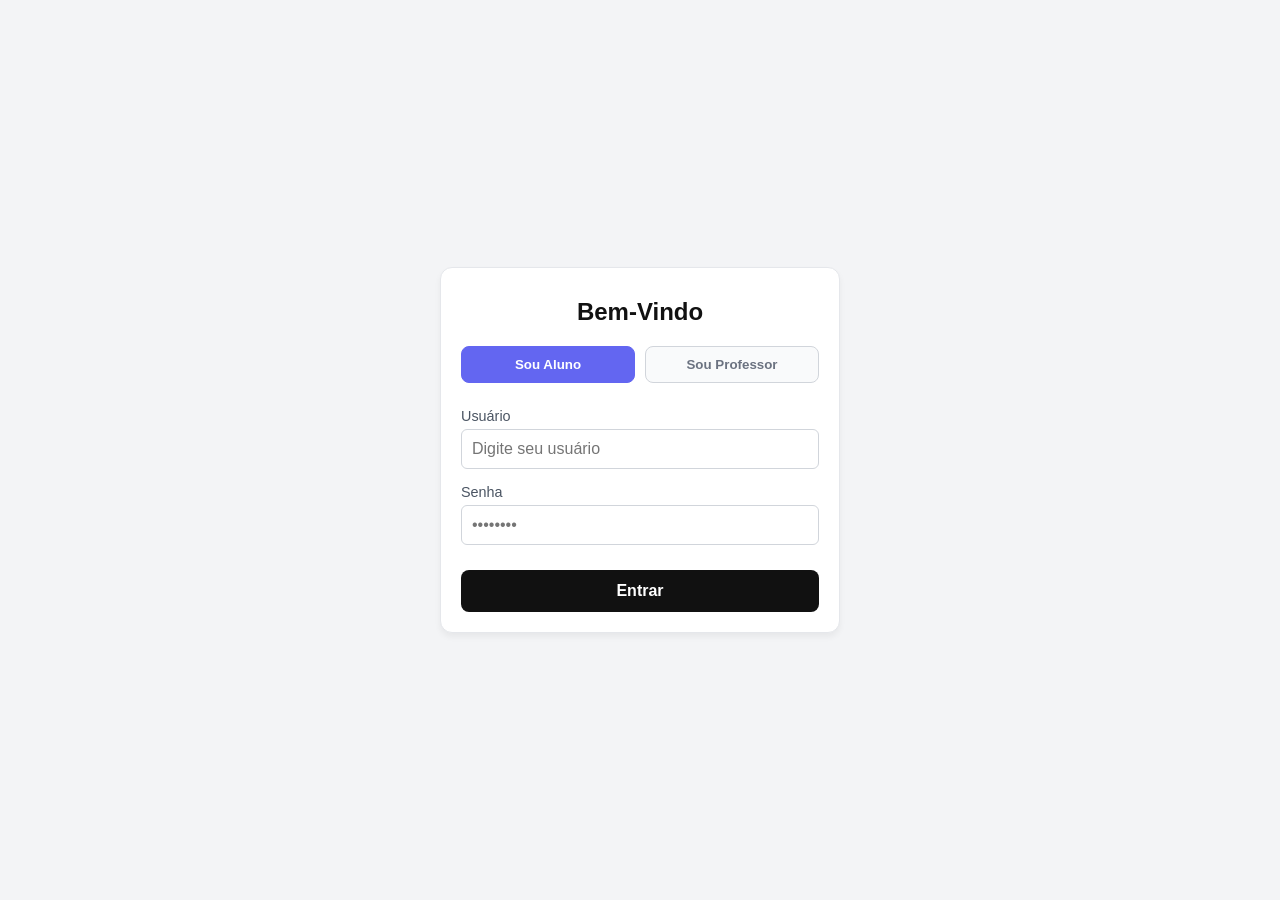
<file: index.html>
<!DOCTYPE html>
<html lang="pt-BR">

<head>
    <meta charset="UTF-8">
    <meta name="viewport" content="width=device-width, initial-scale=1.0">
    <title>Login</title>
    <link rel="stylesheet" href="style.css">
</head>

<body>
    <div class="card">
        <div class="cardHeader">
            Bem-Vindo
        </div>
        
        <div class="selector">
            <button id="btn-aluno" class="btn-seletor ativo" onclick="selecionarPerfil('aluno')">Sou Aluno</button>
            <button id="btn-professor" class="btn-seletor" onclick="selecionarPerfil('professor')">Sou Professor</button>
        </div>
        
        <div class="forms">
            <div>
                <label for="usuario">Usuário</label>
                <input type="text" id="usuario" placeholder="Digite seu usuário">
            </div>
            <div>
                <label for="senha">Senha</label>
                <input type="password" id="senha" placeholder="••••••••">
            </div>
        </div>
        
        <button class="enter" onclick="fazerLogin()">Entrar</button>
    </div>

    <script src="script.js"></script>
</body>

</html>
</file>
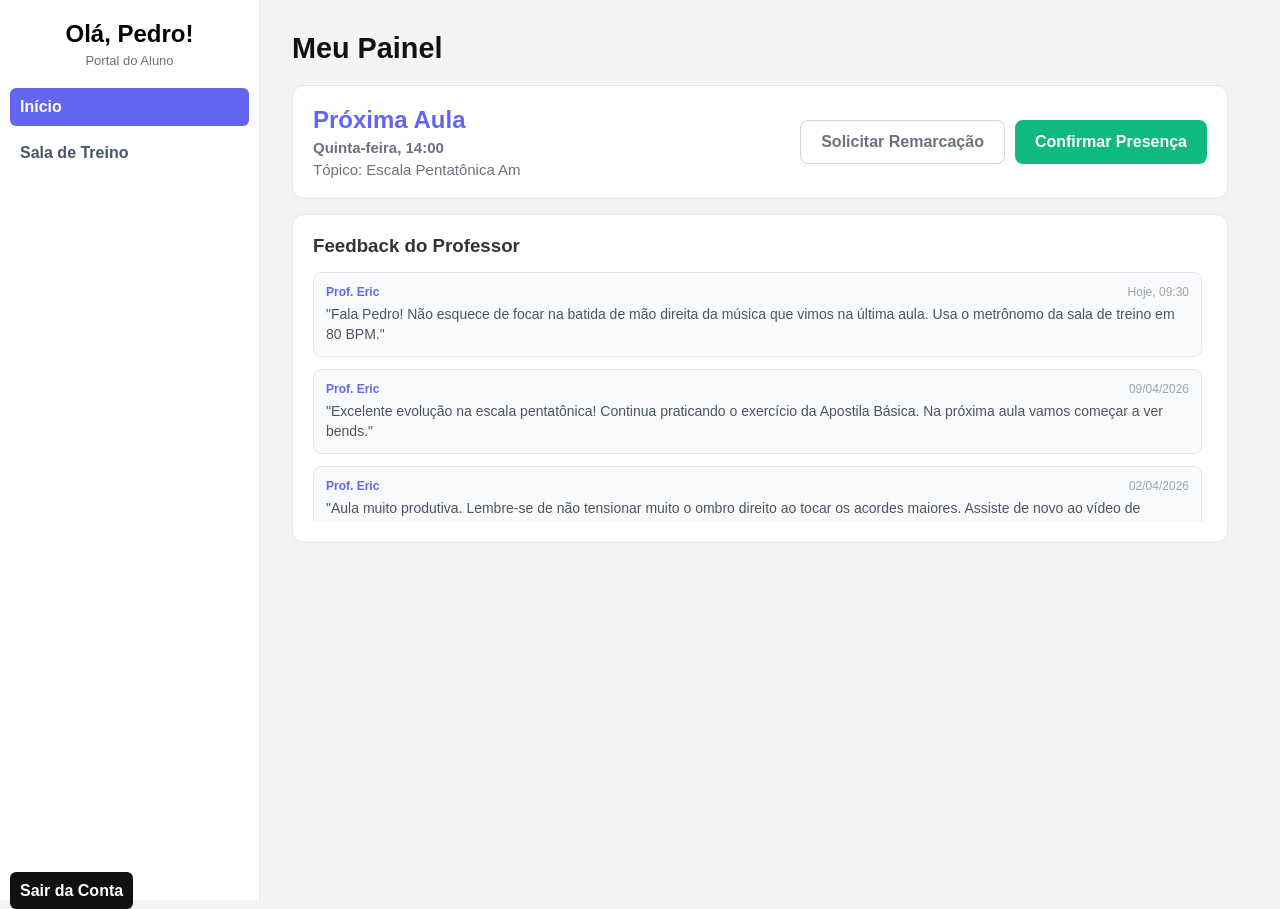
<file: aluno/dashboardAluno.html>
<!DOCTYPE html>
<html lang="pt-BR">

<head>
    <meta charset="UTF-8">
    <meta name="viewport" content="width=device-width, initial-scale=1.0">
    <title>Portal do Aluno</title>
    <link rel="stylesheet" href="styleAluno.css">
        
</head>

<body>
    <aside class="sidebar">
        <div class="sidebarHeader">
            <h2>Olá, Pedro!</h2>
            <p style="color: #6b7280; font-size: 13px; margin-top: 5px;">Portal do Aluno</p>
        </div>
        <nav class="sidebarNav">
            <a href="#" id="nav-inicio" class="ativo" onclick="mudarAba('inicio', this)">Início</a>
            <a href="#" id="nav-treino" onclick="mudarAba('treino', this)">Sala de Treino</a>
        </nav>
        <div class="sidebarFooter">
            <a id="sair" href="../index.html">Sair da Conta</a>
        </div>
    </aside>

    <main class="mainContent">
        
        <section id="inicio" class="aba-conteudo">
            <div class="secaoHeader">
                <h1>Meu Painel</h1>
            </div>

            <div class="card" id="card-aula">
                <div class="checkin-container">
                    <div class="aula-info">
                        <h2>Próxima Aula</h2>
                        <p><strong>Quinta-feira, 14:00</strong></p>
                        <p style="margin-top: 5px;">Tópico: Escala Pentatônica Am</p>
                    </div>
                    <div style="display: flex; gap: 10px;" id="botoes-checkin">
                        <button class="btn-remarcar">Solicitar Remarcação</button>
                        <button class="btn-confirmar" onclick="confirmarPresenca()" id="btn-confirma">Confirmar Presença</button>
                    </div>
                </div>
            </div>

            <div class="card">
                <h3 style="margin-bottom: 15px; color: #333;">Feedback do Professor</h3>
                
                <div class="log-container">
                    
                    <div class="log-item">
                        <div class="log-header">
                            <span class="log-remetente">Prof. Eric</span>
                            <span class="log-data">Hoje, 09:30</span>
                        </div>
                        <p class="log-texto">"Fala Pedro! Não esquece de focar na batida de mão direita da música que vimos na última aula. Usa o metrônomo da sala de treino em 80 BPM."</p>
                    </div>

                    <div class="log-item">
                        <div class="log-header">
                            <span class="log-remetente">Prof. Eric</span>
                            <span class="log-data">09/04/2026</span>
                        </div>
                        <p class="log-texto">"Excelente evolução na escala pentatônica! Continua praticando o exercício da Apostila Básica. Na próxima aula vamos começar a ver bends."</p>
                    </div>

                    <div class="log-item">
                        <div class="log-header">
                            <span class="log-remetente">Prof. Eric</span>
                            <span class="log-data">02/04/2026</span>
                        </div>
                        <p class="log-texto">"Aula muito produtiva. Lembre-se de não tensionar muito o ombro direito ao tocar os acordes maiores. Assiste de novo ao vídeo de postura."</p>
                    </div>

                </div>
            </div>
        </section>

        <section id="treino" class="aba-conteudo secao-oculta">
            <div class="secaoHeader">
                <h1>Sala de Treino</h1>
                <p style="color: #6b7280; margin-top: 5px;">Foque no seu estudo diário.</p>
            </div>

            <div class="treino-grid">
                <div style="display: flex; flex-direction: column; gap: 20px;">
                    <div class="card">
                        <h3 style="text-align: center; color: #333;">Timer de Estudo (Pomodoro)</h3>
                        <div class="pomodoro-display" id="timer-display">25:00</div>
                        <div class="pomodoro-controls">
                            <button class="btn-pomo play" onclick="iniciarTimer()">Iniciar</button>
                            <button class="btn-pomo pause" onclick="pausarTimer()">Pausar</button>
                            <button class="btn-pomo pause" onclick="resetarTimer()">Zerar</button>
                        </div>
                    </div>

                    <div class="card">
                        <h3 style="margin-bottom: 15px; color: #333;">Metrônomo</h3>
                        <div class="metronomo-box">
                            <div>
                            </div>
                        </div>
                    </div>
                </div>

                <div>
                    <div class="card">
                        <h3 style="margin-bottom: 15px; color: #333;">Meus Materiais (PDFs)</h3>
                        
                        <div class="pdf-item">
                            <div class="pdf-nome">📄 Apostila_Basica.pdf</div>
                            <button class="btn-download">Abrir</button>
                        </div>
                        
                        <div class="pdf-item">
                            <div class="pdf-nome">📄 Cifra_Wish_You_Were_Here.pdf</div>
                            <button class="btn-download">Abrir</button>
                        </div>

                        <div class="pdf-item">
                            <div class="pdf-nome">📄 Exercicios_Pentatonica.pdf</div>
                            <button class="btn-download">Abrir</button>
                        </div>
                    </div>
                </div>
            </div>
        </section>
    </main>

    <script src="scriptAluno.js"></script>
</body>

</html>
</file>
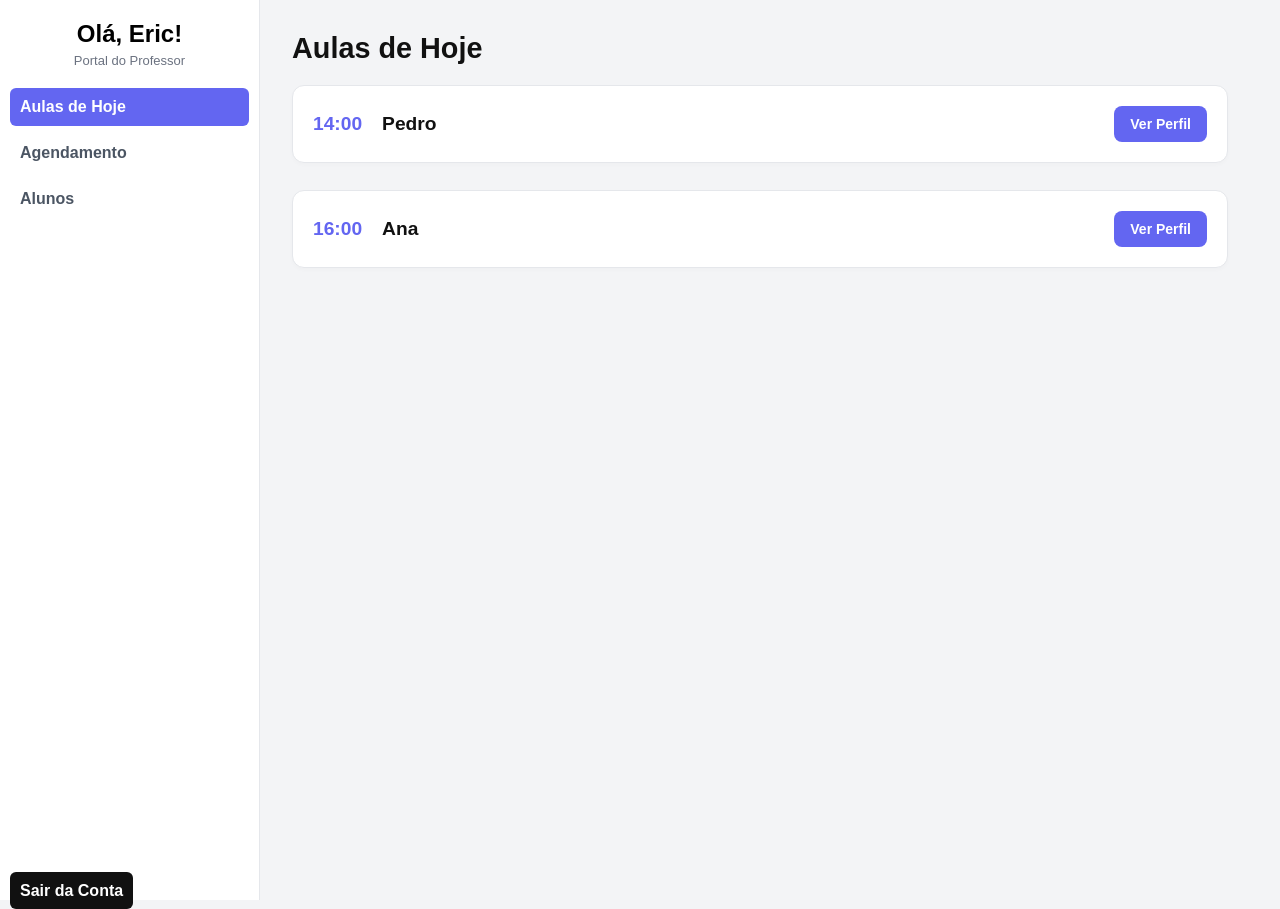
<file: professor/dashboardProfessor.html>
<!DOCTYPE html>
<html lang="pt-BR">

<head>
    <meta charset="UTF-8">
    <meta name="viewport" content="width=device-width, initial-scale=1.0">
    <title>Portal do Professor</title>
    <link rel="stylesheet" href="styleProfessor.css">
</head>

<body>
    <aside class="sidebar">
        <div class="sidebarHeader">
            <h2>Olá, Eric!</h2>
            <p style="color: #6b7280; font-size: 13px; margin-top: 5px;">Portal do Professor</p>
        </div>
        <nav class="sidebarNav">
            <a href="#" id="nav-hoje" class="ativo" onclick="mudarAba('hoje', this)">Aulas de Hoje</a>
            <a href="#" id="nav-agenda" onclick="mudarAba('agenda', this)">Agendamento</a>
            <a href="#" id="nav-alunos" onclick="mudarAba('alunos', this)">Alunos</a>
        </nav>
        <div class="sidebarFooter">
            <a id="sair" href="../index.html">Sair da Conta</a>
        </div>
    </aside>

    <main class="mainContent">
        <section id="hoje" class="aba-conteudo">
            <div class="secaoHeader">
                <h1>Aulas de Hoje</h1>
            </div>
            <div class="listaAlunos">
                <div class="card">
                    <div style="display: flex; gap: 20px; align-items: center;">
                        <span class="info" style="color: #6366f1;">14:00</span> 
                        <span class="info">Pedro</span>
                    </div>
                    <button class="detalhes" onclick="abrirPerfil('Pedro')">Ver Perfil</button>
                </div>
                <div class="card">
                    <div style="display: flex; gap: 20px; align-items: center;">
                        <span class="info" style="color: #6366f1;">16:00</span> 
                        <span class="info">Ana</span>
                    </div>
                    <button class="detalhes" onclick="abrirPerfil('Ana')">Ver Perfil</button>
                </div>
            </div>
        </section>

        <section id="alunos" class="aba-conteudo secao-oculta">
            <div class="secaoHeader">
                <h1>Meus Alunos</h1>
                <button class="detalhes" onclick="abrirModalCadastro()">+ Cadastrar Aluno</button>
            </div>
            <div class="listaAlunos">
                <div class="card">
                    <div>
                        <div class="info" style="margin-bottom: 4px;">Pedro</div>
                        <div class="subtexto">Iniciante • Ativo</div>
                    </div>
                    <button class="detalhes" onclick="abrirPerfil('Pedro')">Abrir Perfil</button>
                </div>
                <div class="card">
                    <div>
                        <div class="info" style="margin-bottom: 4px;">Ana</div>
                        <div class="subtexto">Intermediário • Ativo</div>
                    </div>
                    <button class="detalhes" onclick="abrirPerfil('Ana')">Abrir Perfil</button>
                </div>
            </div>
        </section>

        <section id="agenda" class="aba-conteudo secao-oculta">
            <div class="secaoHeader">
                <h1>Grade Semanal</h1>
                <button class="detalhes" onclick="abrirModalNovaAula()">+ Nova Aula</button>
            </div>

            <div class="card-bloco">
                <div class="gradeHoraria">

                    <div class="diaColuna">
                        <h3>Seg</h3>
                        <div class="horario ocupado">14:00 - Pedro</div>
                    </div>

                    <div class="diaColuna">
                        <h3>Ter</h3>
                        <div class="horario ocupado">16:00 - Ana</div>
                    </div>

                    <div class="diaColuna">
                        <h3>Qua</h3>
                    </div>

                    <div class="diaColuna">
                        <h3>Qui</h3>
                        <div class="horario ocupado">14:00 - Pedro</div>
                    </div>

                    <div class="diaColuna">
                        <h3>Sex</h3>
                        <div class="horario ocupado">16:00 - Ana</div>
                    </div>

                    <div class="diaColuna">
                        <h3>Sáb</h3>
                    </div>

                </div>
            </div>
        </section>
    </main>

    <div id="modalPerfil" class="modal-overlay">
        <div class="modal-content" style="max-width: 500px;">
            <div class="modal-header">
                <h2 id="p-nome">Nome do Aluno</h2>
                <div style="display: flex; gap: 10px; align-items: center;">
                    <button class="btn-editar-perfil" onclick="iniciarEdicao()">Editar</button>
                    <button class="btn-fechar" onclick="fecharModal()">&times;</button>
                </div>
            </div>

            <div class="modal-tabs">
                <button class="tab-btn active" onclick="switchTab('tab-info', this)">Informações</button>
                <button class="tab-btn" onclick="switchTab('tab-hist', this)">Histórico</button>
                <button class="tab-btn" onclick="switchTab('tab-docs', this)">Materiais</button>
            </div>

            <div id="tab-info" class="tab-content active">
                <p><strong>Idade:</strong> <span id="p-idade">-</span></p>
                <p><strong>Nível:</strong> <span id="p-nivel">-</span></p>
                <p><strong>Status:</strong> <span id="p-status">-</span></p>
                <p><strong>Telefone Aluno:</strong> <span id="p-tel">-</span></p>
                <p><strong>Telefone Responsável:</strong> <span id="p-tel-pais">-</span></p>
                <p><strong>Horários:</strong> <span id="p-horarios">-</span></p>
            </div>

            <div id="tab-hist" class="tab-content">
                <div id="lista-historico"></div>
            </div>

            <div id="tab-docs" class="tab-content">
                <div id="lista-docs"></div>
            </div>
        </div>
    </div>

    <div id="modalCadastro" class="modal-overlay">
        <div class="modal-content" style="max-width: 450px;">
            <div class="modal-header">
                <h2>Novo Aluno</h2>
                <button class="btn-fechar" onclick="fecharModalCadastro()">&times;</button>
            </div>

            <form onsubmit="salvarAluno(event)">
                <div class="modal-body form-grid">

                    <div class="form-group full-width">
                        <label class="form-label" for="cad-nome">Nome Completo:</label>
                        <input type="text" id="cad-nome" class="form-control" required>
                    </div>

                    <div class="form-group">
                        <label class="form-label" for="cad-idade">Idade:</label>
                        <input type="number" id="cad-idade" class="form-control">
                    </div>

                    <div class="form-group">
                        <label class="form-label" for="cad-nivel">Nível:</label>
                        <select id="cad-nivel" class="form-control">
                            <option value="Iniciante">Iniciante</option>
                            <option value="Intermediário">Intermediário</option>
                            <option value="Avançado">Avançado</option>
                        </select>
                    </div>

                    <div class="form-group">
                        <label class="form-label" for="cad-telefone">Telefone Aluno:</label>
                        <input type="text" id="cad-telefone" class="form-control" placeholder="(00) 00000-0000">
                    </div>

                    <div class="form-group">
                        <label class="form-label" for="cad-fone-pais">Telefone Responsável:</label>
                        <input type="text" id="cad-fone-pais" class="form-control" placeholder="(00) 00000-0000">
                    </div>

                    <div class="form-group full-width">
                        <label class="form-label" for="cad-status">Status Inicial:</label>
                        <select id="cad-status" class="form-control">
                            <option value="Ativo">Ativo</option>
                            <option value="Inativo">Inativo</option>
                        </select>
                    </div>
                </div>

                <div class="form-actions">
                    <button type="button" class="btn-fechar-modal" onclick="fecharModalCadastro()">Cancelar</button>
                    <button type="submit" class="detalhes">Salvar Cadastro</button>
                </div>
            </form>
        </div>
    </div>

    <div id="modalNovaAula" class="modal-overlay">
        <div class="modal-content" style="max-width: 450px;">
            <div class="modal-header">
                <h2>Agendar Nova Aula</h2>
                <button class="btn-fechar" onclick="fecharModalNovaAula()">&times;</button>
            </div>

            <form onsubmit="salvarNovaAula(event)">
                <div class="modal-body form-grid">

                    <div class="form-group full-width">
                        <label class="form-label" for="aula-aluno">Aluno:</label>
                        <select id="aula-aluno" class="form-control" required>
                            <option value="" disabled selected>Selecione um aluno cadastrado...</option>
                            <option value="Pedro">Pedro</option>
                            <option value="Ana">Ana</option>
                        </select>
                    </div>

                    <div class="form-group">
                        <label class="form-label" for="aula-data">Data:</label>
                        <input type="date" id="aula-data" class="form-control" required>
                    </div>

                    <div class="form-group">
                        <label class="form-label" for="aula-hora">Horário:</label>
                        <input type="time" id="aula-hora" class="form-control" required>
                    </div>

                    <div class="form-group full-width">
                        <label class="form-label" for="aula-recorrencia">Recorrência:</label>
                        <select id="aula-recorrencia" class="form-control" required>
                            <option value="Unica">Aula Única (Não se repete)</option>
                            <option value="Semanal">Semanal (Toda semana)</option>
                            <option value="Quinzenal">Quinzenal (A cada 15 dias)</option>
                            <option value="Mensal">Mensal (Uma vez ao mês)</option>
                        </select>
                    </div>
                </div>

                <div class="form-actions">
                    <button type="button" class="btn-fechar-modal" onclick="fecharModalNovaAula()">Cancelar</button>
                    <button type="submit" class="detalhes">Confirmar Agendamento</button>
                </div>
            </form>
        </div>
    </div>
    <script src="scriptProfessor.js"></script>
</body>

</html>
</file>
<file: style.css>
* {
    box-sizing: border-box;
    margin: 0;
    padding: 0;
}

body {
    font-family: sans-serif;
    display: flex;
    align-items: center;
    justify-content: center;
    min-height: 100vh;
    background: #f3f4f6;
}

.card {
    width: 100%;
    max-width: 400px;
    border: 1px solid #e5e7eb;
    border-radius: 12px;
    display: flex;
    flex-direction: column;
    align-items: center;
    background: #fff;
    padding: 20px;
    box-shadow: 0 4px 6px rgba(0, 0, 0, 0.05);
}

.cardHeader {
    text-align: center;
    font-size: 1.5rem;
    font-weight: bold;
    margin-top: 10px;
    margin-bottom: 20px;
    color: #111;
}

.selector {
    display: flex;
    justify-content: center;
    gap: 10px;
    margin-bottom: 25px;
    width: 100%;
}

.btn-seletor {
    flex: 1;
    background: #f9fafb;
    color: #6b7280;
    padding: 10px;
    border-radius: 8px;
    border: 1px solid #d1d5db;
    cursor: pointer;
    font-weight: bold;
    transition: all 0.2s;
}

.btn-seletor.ativo {
    background: #6366f1;
    color: #fff;
    border-color: #6366f1;
}

.forms {
    display: flex;
    flex-direction: column;
    gap: 15px;
    width: 100%;
}

.forms label {
    font-size: 0.9rem;
    display: block;
    margin-bottom: 5px;
    color: #4b5563;
}

.forms input {
    width: 100%;
    padding: 10px;
    border-radius: 6px;
    border: 1px solid #d1d5db;
    font-size: 1rem;
    outline: none;
}

.forms input:focus {
    border-color: #6366f1;
}

.enter {
    width: 100%;
    padding: 12px;
    font-size: 1rem;
    font-weight: bold;
    border-radius: 8px;
    margin-top: 25px;
    background: #111;
    color: #fff;
    border: none;
    cursor: pointer;
    transition: background 0.2s;
}

.enter:hover {
    background: #333;
}
</file>
<file: aluno/styleAluno.css>
* {
            box-sizing: border-box;
            margin: 0;
            padding: 0;
        }

        body {
            display: flex;
            font-family: sans-serif;
            align-items: flex-start;
            justify-content: flex-start;
            background: #f3f4f6;
            min-height: 100vh;
        }

        /* ========================================== */
        /* LAYOUT BASE                                */
        /* ========================================== */
        .sidebar {
            width: 260px;
            background: #fff;
            border-right: 1px solid #e5e7eb;
            height: 100vh;
            display: flex;
            flex-direction: column;
            position: sticky;
            top: 0;
        }

        .sidebarHeader {
            text-align: center;
            padding: 20px 10px;
        }

        .sidebarNav {
            display: flex;
            flex-direction: column;
            gap: 8px;
            flex: 1;
            padding: 0 10px;
        }

        .sidebarNav a {
            color: #4b5563;
            padding: 10px;
            text-align: left;
            text-decoration: none;
            border-radius: 6px;
            font-weight: bold;
            transition: 0.2s;
        }

        /* Cor atualizada para o Azul Índigo */
        .sidebarNav a.ativo {
            background: #6366f1;
            color: #fff;
        }

        #sair {
            background: #111;
            color: #fff;
            padding: 10px;
            margin: 10px;
            text-decoration: none;
            text-align: center;
            border-radius: 6px;
            font-weight: bold;
        }

        .mainContent {
            flex: 1;
            max-width: 1000px;
            padding: 2rem;
            width: 100%;
        }

        .secaoHeader {
            margin-bottom: 20px;
        }

        .secaoHeader h1 {
            color: #111;
            font-size: 1.8rem;
        }

        .secao-oculta {
            display: none;
        }

        .card {
            background: #fff;
            border: 1px solid #e5e7eb;
            border-radius: 12px;
            padding: 20px;
            box-shadow: 0 2px 4px rgba(0,0,0,0.02);
            margin-bottom: 15px;
        }

        /* ========================================== */
        /* ESTILOS ESPECÍFICOS DO ALUNO               */
        /* ========================================== */
        
        .checkin-container {
            display: flex;
            justify-content: space-between;
            align-items: center;
            flex-wrap: wrap;
            gap: 15px;
        }

        .aula-info h2 {
            color: #6366f1; /* Título no novo tom de azul */
            margin-bottom: 5px;
        }

        .aula-info p {
            color: #6b7280;
            font-size: 15px;
        }

        .btn-confirmar {
            background: #10B981; 
            color: #fff;
            border: none;
            padding: 12px 20px;
            border-radius: 8px;
            font-size: 16px;
            font-weight: bold;
            cursor: pointer;
            transition: 0.2s;
        }

        .btn-confirmar:hover { background: #059669; }
        
        .btn-confirmar:disabled {
            background: #d1d5db;
            cursor: not-allowed;
            color: #6b7280;
        }

        .btn-remarcar {
            background: transparent;
            color: #6b7280;
            border: 1px solid #d1d5db;
            padding: 12px 20px;
            border-radius: 8px;
            font-size: 16px;
            font-weight: bold;
            cursor: pointer;
            transition: 0.2s;
        }

        .btn-remarcar:hover { background: #f3f4f6; }

        /* Estilos do Log de Mensagens */
        .log-container {
            max-height: 250px;
            overflow-y: auto;
            display: flex;
            flex-direction: column;
            gap: 12px;
            padding-right: 5px;
        }

        /* Personalizando a barra de rolagem do log */
        .log-container::-webkit-scrollbar {
            width: 6px;
        }
        .log-container::-webkit-scrollbar-track {
            background: #f3f4f6; 
            border-radius: 4px;
        }
        .log-container::-webkit-scrollbar-thumb {
            background: #d1d5db; 
            border-radius: 4px;
        }

        .log-item {
            background: #f9fafb;
            border: 1px solid #e5e7eb;
            border-radius: 8px;
            padding: 12px;
        }

        .log-header {
            display: flex;
            justify-content: space-between;
            align-items: center;
            margin-bottom: 6px;
        }

        .log-remetente {
            font-size: 12px;
            font-weight: bold;
            color: #6366f1; /* Destaque no nome em azul */
        }

        .log-data {
            font-size: 12px;
            color: #9ca3af;
        }

        .log-texto {
            font-size: 14px;
            color: #4b5563;
            line-height: 1.4;
        }

        /* Sala de Treino Grid */
        .treino-grid {
            display: grid;
            grid-template-columns: 1fr 1fr;
            gap: 20px;
        }

        .pomodoro-display {
            font-size: 3.5rem;
            font-weight: bold;
            color: #111;
            text-align: center;
            margin: 20px 0;
            font-variant-numeric: tabular-nums;
        }

        .pomodoro-controls {
            display: flex;
            justify-content: center;
            gap: 10px;
        }

        .btn-pomo {
            padding: 8px 16px;
            border: none;
            border-radius: 6px;
            font-weight: bold;
            cursor: pointer;
        }

        .btn-pomo.play { background: #6366f1; color: #fff; } /* Botão de play em azul */
        .btn-pomo.pause { background: #f3f4f6; color: #111; border: 1px solid #d1d5db;}
        
        .pdf-item {
            display: flex;
            align-items: center;
            justify-content: space-between;
            padding: 12px 0;
            border-bottom: 1px solid #f3f4f6;
        }
        
        .pdf-item:last-child { border-bottom: none; }

        .pdf-nome {
            display: flex;
            align-items: center;
            gap: 10px;
            font-size: 15px;
            color: #333;
            font-weight: bold;
        }

        .btn-download {
            background: #e0e7ff;
            color: #4f46e5;
            border: none;
            padding: 6px 12px;
            border-radius: 4px;
            font-size: 12px;
            font-weight: bold;
            cursor: pointer;
        }

        .metronomo-box {
            background: #111;
            color: #fff;
            height: 150px;
            border-radius: 8px;
            display: flex;
            align-items: center;
            justify-content: center;
            text-align: center;
            font-weight: bold;
            border: 2px dashed #444;
        }

        @media (max-width: 768px) {
            .treino-grid { grid-template-columns: 1fr; }
            .sidebar { width: 200px; }
        }
</file>
<file: professor/styleProfessor.css>
* {
    box-sizing: border-box;
    margin: 0;
    padding: 0;
}

body {
    display: flex;
    font-family: sans-serif;
    align-items: flex-start;
    justify-content: flex-start;
    background: #f3f4f6;
    min-height: 100vh;
}

.sidebar {
    width: 260px;
    background: #fff;
    border-right: 1px solid #e5e7eb;
    height: 100vh;
    display: flex;
    flex-direction: column;
    position: sticky;
    top: 0;
}

.sidebarHeader {
    text-align: center;
    padding: 20px 10px;
}

.sidebarNav {
    display: flex;
    flex-direction: column;
    gap: 8px;
    flex: 1;
    padding: 0 10px;
}

.sidebarNav a {
    color: #4b5563;
    padding: 10px;
    text-align: left;
    text-decoration: none;
    border-radius: 6px;
    font-weight: bold;
    transition: 0.2s;
}

.sidebarNav a.ativo {
    background: #6366f1;
    /* Azul Atualizado */
    color: #fff;
}

#sair {
    background: #111;
    color: #fff;
    padding: 10px;
    margin: 10px;
    text-decoration: none;
    text-align: center;
    border-radius: 6px;
    font-weight: bold;
}

.mainContent {
    flex: 1;
    max-width: 1000px;
    padding: 2rem;
    width: 100%;
}

.secaoHeader {
    margin-bottom: 20px;
    display: flex;
    justify-content: space-between;
    align-items: center;
}

.secaoHeader h1 {
    color: #111;
    font-size: 1.8rem;
}

.secao-oculta {
    display: none;
}

.card {
    background: #fff;
    border: 1px solid #e5e7eb;
    border-radius: 12px;
    padding: 20px;
    box-shadow: 0 2px 4px rgba(0, 0, 0, 0.02);
    margin-bottom: 15px;
    display: flex;
    justify-content: space-between;
    align-items: center;
}


.card-bloco {
    display: block;
    background: #fff;
    border: 1px solid #e5e7eb;
    border-radius: 12px;
    padding: 20px;
    box-shadow: 0 2px 4px rgba(0, 0, 0, 0.02);
    margin-bottom: 15px;
}

.listaAlunos {
    display: flex;
    flex-direction: column;
    gap: 12px;
}


.info {
    font-size: 1.2rem;
    font-weight: bold;
    color: #111;
}

.subtexto {
    color: #6b7280;
    font-size: 14px;
}

.detalhes {
    background: #6366f1;
    color: #fff;
    padding: 10px 16px;
    border: none;
    border-radius: 8px;
    cursor: pointer;
    font-size: 14px;
    font-weight: bold;
    transition: 0.2s;
}

.detalhes:hover {
    background: #4f46e5;
}

.btn-editar-perfil {
    background: #f3f4f6;
    color: #4b5563;
    border: 1px solid #d1d5db;
    padding: 6px 14px;
    border-radius: 6px;
    font-size: 13px;
    font-weight: 600;
    cursor: pointer;
    transition: all 0.2s;
}

.btn-editar-perfil:hover {
    background: #e5e7eb;
    border-color: #9ca3af;
    color: #111;
}

.gradeHoraria {
    display: grid;
    grid-template-columns: repeat(6, 1fr);
    gap: 12px;
    width: 100%;
}

.diaColuna {
    display: flex;
    flex-direction: column;
    align-items: center;
}

.diaColuna h3 {
    font-size: 1.1rem;
    margin-bottom: 8px;
    border-bottom: 2px solid #e5e7eb;
    text-align: center;
    width: 100%;
    padding-bottom: 8px;
    color: #4b5563;
}

.horario {
    padding: 12px;
    border-radius: 8px;
    font-size: 13px;
    margin-bottom: 8px;
    text-align: center;
    width: 100%;
}

.horario.ocupado {
    background: #e0e7ff;
    /* Azul Claro Atualizado */
    color: #4f46e5;
    /* Azul Escuro Atualizado */
    border: 1px solid #c7d2fe;
    font-weight: bold;
}

.horario.livre {
    background: #f9fafb;
    border: 1px dashed #d1d5db;
    color: #9ca3af;
}

.modal-overlay {
    position: fixed;
    top: 0;
    left: 0;
    width: 100vw;
    height: 100vh;
    background: rgba(0, 0, 0, 0.6);
    display: none;
    align-items: center;
    justify-content: center;
    z-index: 1000;
}

.modal-overlay.ativo {
    display: flex;
}

.modal-content {
    background: #fff;
    padding: 24px;
    border-radius: 12px;
    width: 90%;
    max-width: 400px;
    box-shadow: 0 10px 25px rgba(0, 0, 0, 0.2);
}

.modal-header {
    display: flex;
    justify-content: space-between;
    align-items: center;
    margin-bottom: 20px;
    border-bottom: 1px solid #eee;
    padding-bottom: 10px;
}

.modal-header h2 {
    color: #111;
}

.btn-fechar {
    background: transparent;
    border: none;
    font-size: 28px;
    cursor: pointer;
    color: #9ca3af;
    line-height: 1;
}

.btn-fechar:hover {
    color: #111;
}

.modal-body p {
    margin-bottom: 10px;
    color: #4b5563;
    font-size: 14px;
}

.modal-footer {
    margin-top: 20px;
    text-align: right;
}

.btn-fechar-modal {
    background: #f3f4f6;
    color: #4b5563;
    border: 1px solid #d1d5db;
    padding: 10px 16px;
    border-radius: 8px;
    cursor: pointer;
    font-weight: bold;
}

.modal-tabs {
    display: flex;
    border-bottom: 1px solid #eee;
    margin-bottom: 15px;
}

.tab-btn {
    padding: 10px 15px;
    cursor: pointer;
    border: none;
    background: none;
    font-size: 14px;
    color: #6b7280;
    border-bottom: 2px solid transparent;
    font-weight: 500;
}

.tab-btn.active {
    color: #6366f1;
    /* Azul Atualizado */
    border-bottom-color: #6366f1;
    font-weight: bold;
}

.tab-content {
    display: none;
}

.tab-content.active {
    display: block;
}

.historico-item,
.doc-item {
    padding: 10px 0;
    border-bottom: 1px solid #f9f9f9;
    font-size: 14px;
    color: #4b5563;
}

.badge-presenca {
    background: #e0e7ff;
    color: #4f46e5;
    padding: 4px 8px;
    border-radius: 4px;
    font-size: 12px;
    font-weight: bold;
    margin-right: 8px;
}

input,
select {
    padding: 10px;
    border-radius: 8px;
    border: 1px solid #d1d5db;
    outline: none;
    font-family: inherit;
}

input:focus,
select:focus {
    border-color: #6366f1;
}

@media (max-width: 900px) {
    .gradeHoraria {
        grid-template-columns: repeat(3, 1fr);
    }

    .sidebar {
        width: 200px;
    }
}

@media (max-width: 600px) {
    .gradeHoraria {
        grid-template-columns: repeat(2, 1fr);
    }
}

.form-grid {
    display: grid;
    grid-template-columns: 1fr 1fr;
    gap: 15px;
}

.form-group {
    display: flex;
    flex-direction: column;
    gap: 5px;
}

.form-group.full-width {
    grid-column: span 2;
}

.form-label {
    font-size: 13px;
    font-weight: bold;
    color: #4b5563;
}
.form-control {
    padding: 10px;
    border-radius: 6px;
    border: 1px solid #d1d5db;
    font-size: 14px;
    outline: none;
    font-family: inherit;
    width: 100%;
    transition: border-color 0.2s;
}

.form-control:focus {
    border-color: #6366f1;
}

.form-actions {
    margin-top: 25px;
    display: flex;
    justify-content: flex-end;
    gap: 10px;
}
</file>
